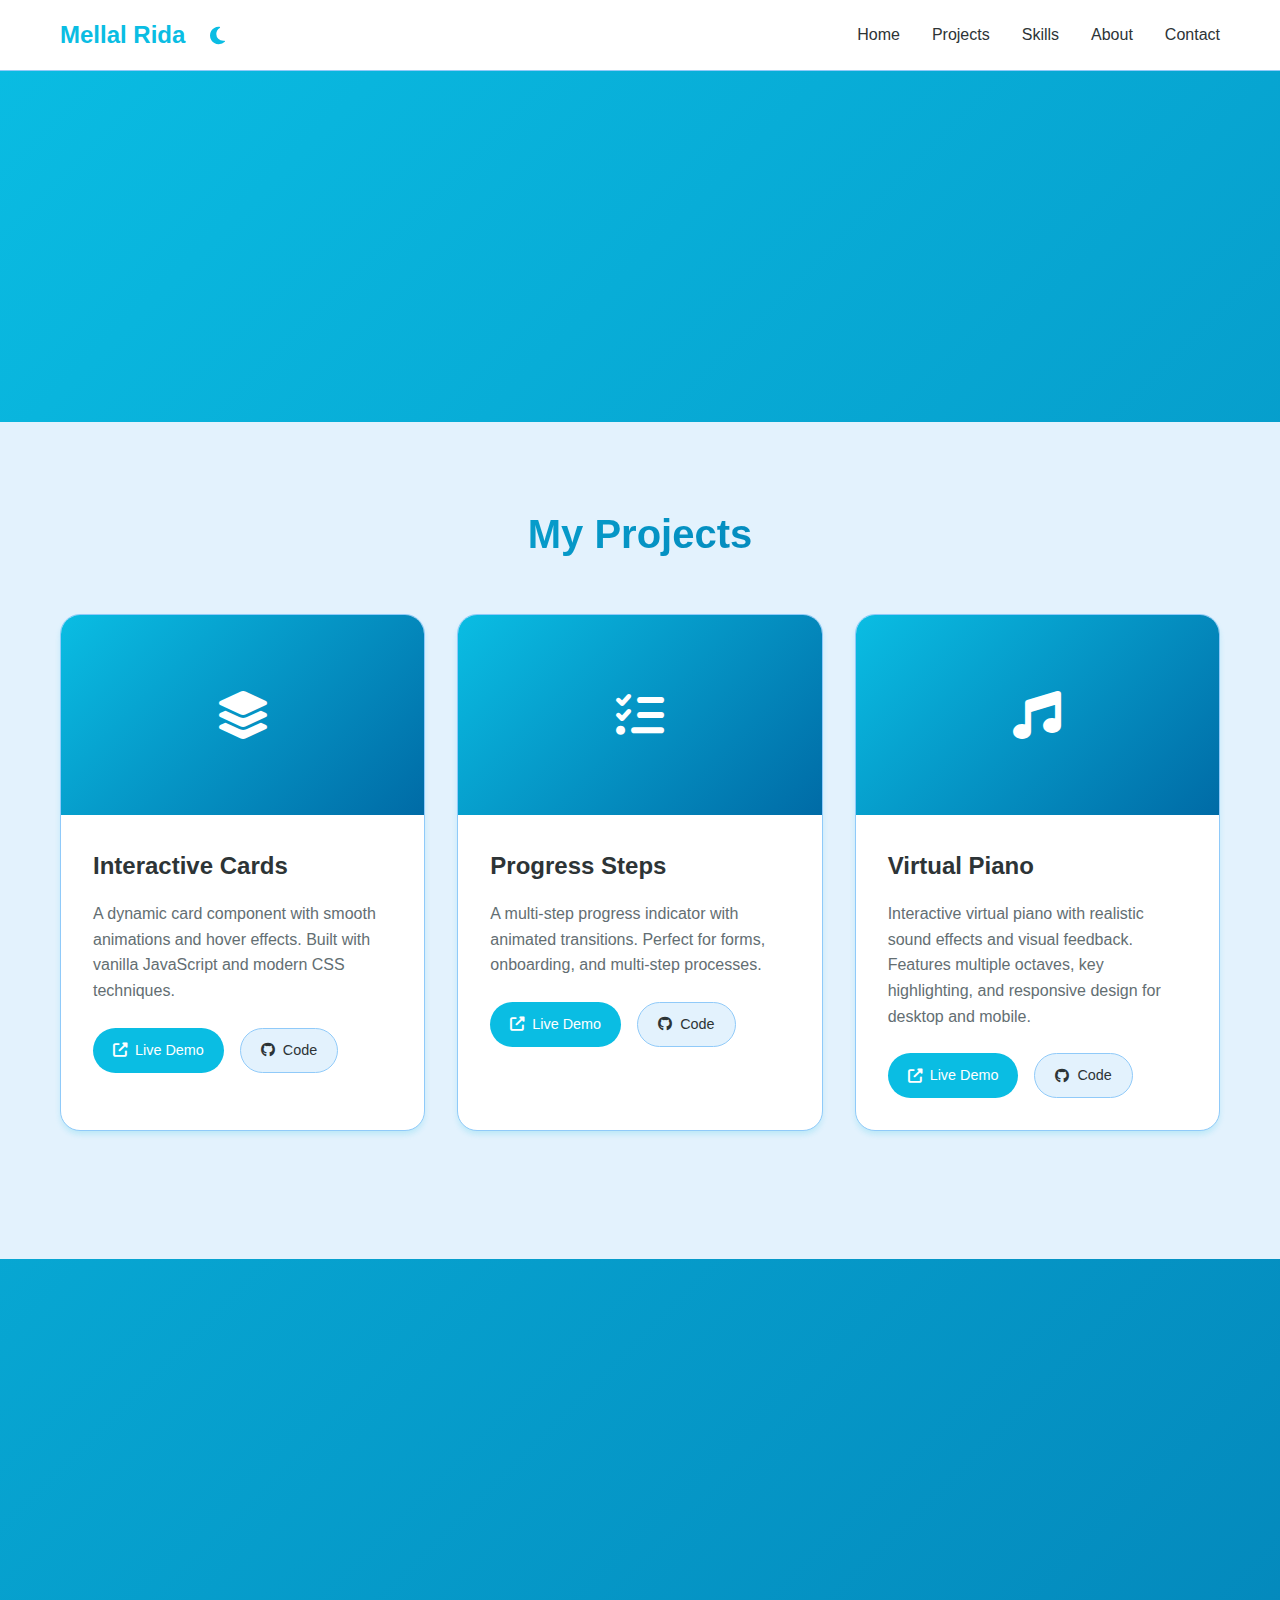
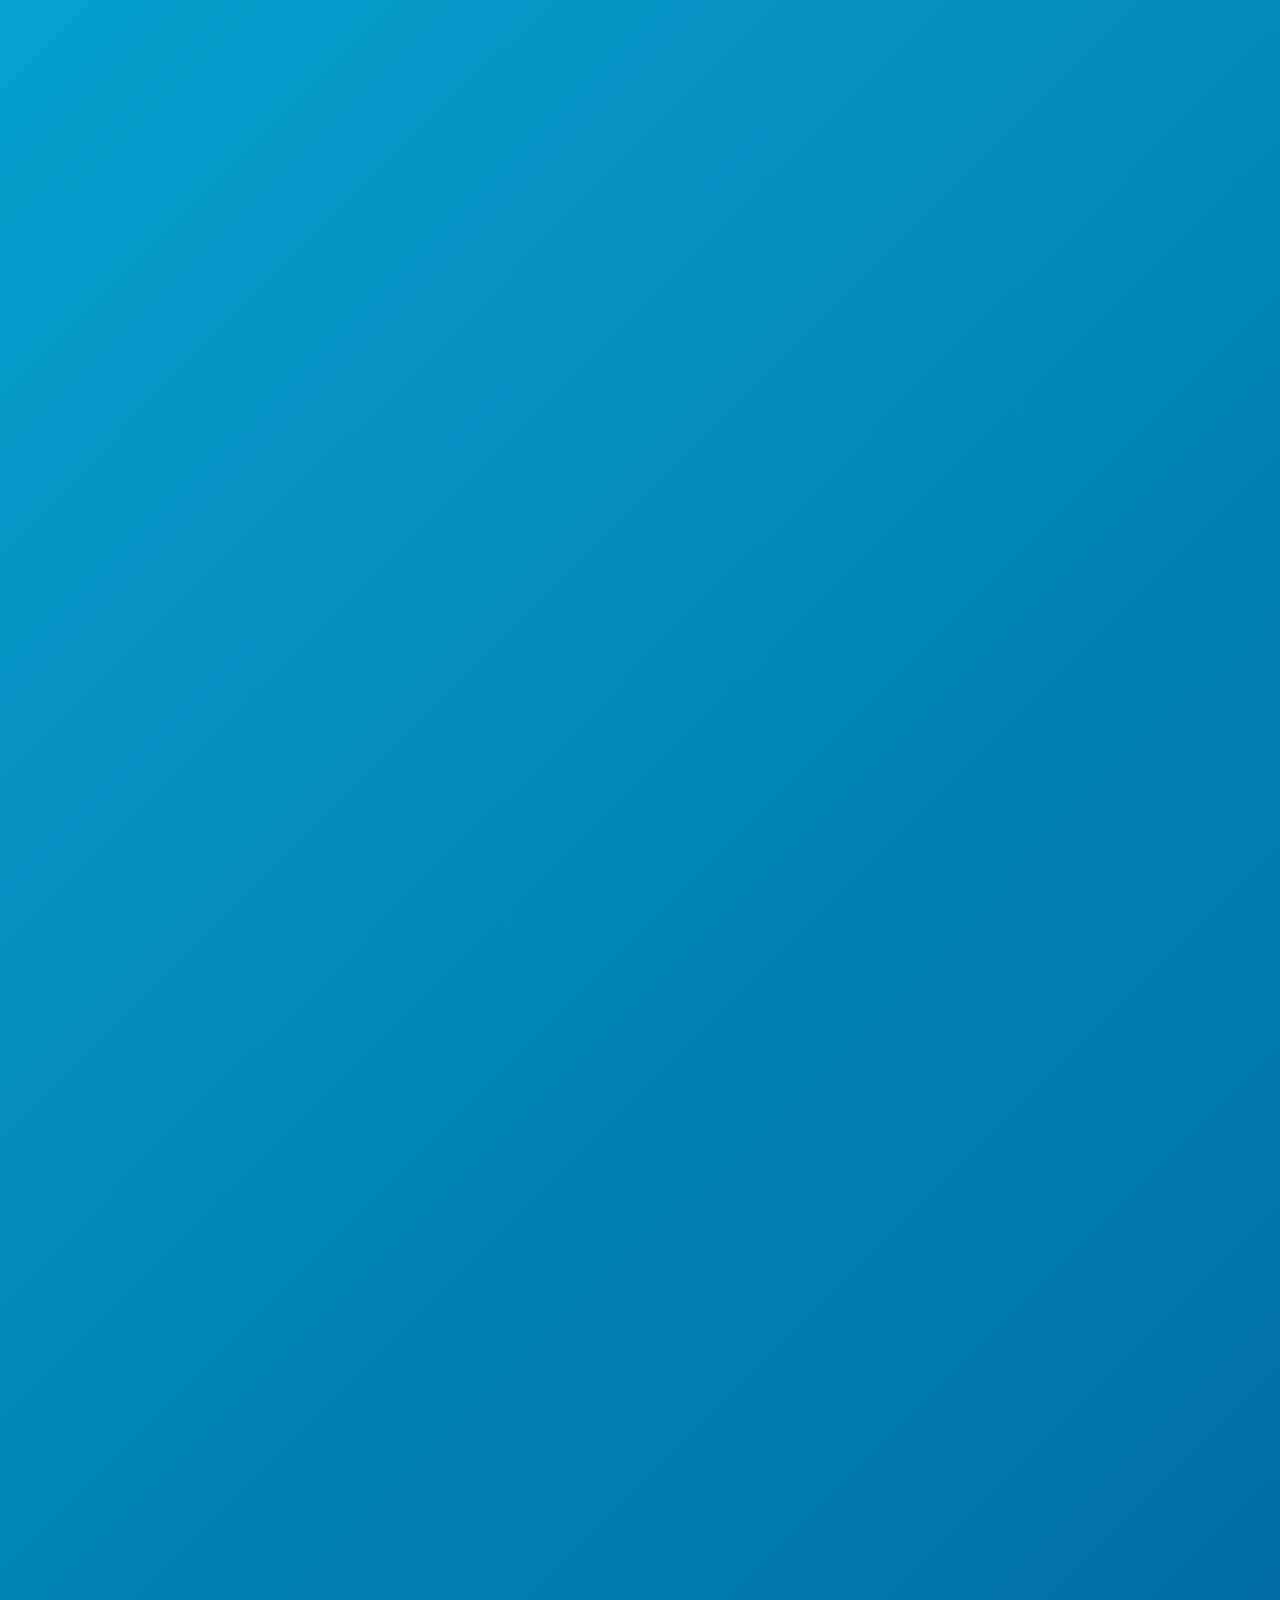
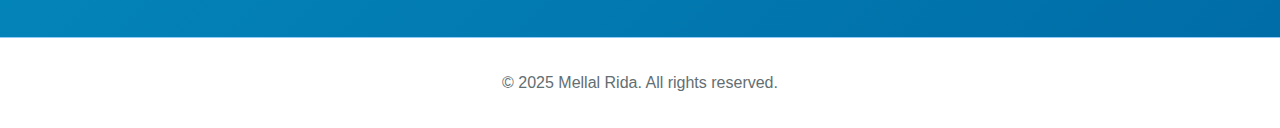
<file: index.html>
<!DOCTYPE html>
<html lang="en">
<head>
    <meta charset="UTF-8">
    <meta name="viewport" content="width=device-width, initial-scale=1.0">
    <title>Mellal Rida | Developer Portfolio</title>
    <link href="https://cdnjs.cloudflare.com/ajax/libs/font-awesome/6.5.0/css/all.min.css" rel="stylesheet">
    <link rel="stylesheet" href="Colors.css">
    <link rel="stylesheet" href="style.css">
    <link rel="stylesheet" href="Navigation.css">
    <link rel="stylesheet" href="Hero.css">
    <link rel="stylesheet" href="Cards.css">
    <link rel="stylesheet" href="skills.css">
    <link rel="stylesheet" href="About.css">
    <link rel="stylesheet" href="Concatc.css">


</head>
<body>
    
    <!-- Theme Toggle -->
    <button class="theme-toggle" onclick="toggleTheme()">
        <i class="fas fa-moon"></i>
    </button>

    <!-- Navigation -->
    <nav>
        <div class="nav-content">
            <div class="logo">Mellal Rida</div>
            <ul class="nav-links">
                <li><a href="#home">Home</a></li>
                <li><a href="#projects">Projects</a></li>
                <li><a href="#skills">Skills</a></li>
                <li><a href="#about">About</a></li>
                <li><a href="#contact">Contact</a></li>
            </ul>
        </div>
    </nav>
    <!-- Hero Section -->
    <section id="home" class="hero">
        <div class="container">
            <h1>Frontend Developer & Designer</h1>
            <p>Creating modern, responsive web experiences with clean code and beautiful design</p>
            <div class="cta-buttons">
                <a href="#projects" class="btn btn-primary">
                    <i class="fas fa-code"></i> View My Work
                </a>
                <a href="#contact" class="btn btn-secondary">
                    <i class="fas fa-envelope"></i> Get In Touch
                </a>
            </div>
        </div>
    </section>

    <!-- Projects Section -->
    <section id="projects" class="section">
        <div class="container">
            <h2 class="section-title">My Projects</h2>
            <div class="projects-grid">
                <div class="project-card">
                    <div class="project-image">
                        <i class="fas fa-layer-group"></i>
                    </div>
                    <div class="project-content">
                        <h3 class="project-title">Interactive Cards</h3>
                        <p class="project-description">
                            A dynamic card component with smooth animations and hover effects. 
                            Built with vanilla JavaScript and modern CSS techniques.
                        </p>
                        <div class="project-links">
                            <a href="https://mlriida09.github.io/-ResponsiveAnimatedCards/" class="project-link link-demo" target="_blank">
                                <i class="fas fa-external-link-alt"></i> Live Demo
                            </a>
                            <a href="https://github.com/MLRiida09/-ResponsiveAnimatedCards?tab=readme-ov-file" class="project-link link-code">
                                <i class="fab fa-github"></i> Code
                            </a>
                        </div>
                    </div>
                </div>

                <div class="project-card">
                    <div class="project-image">
                        <i class="fas fa-tasks"></i>
                    </div>
                    <div class="project-content">
                        <h3 class="project-title">Progress Steps</h3>
                        <p class="project-description">
                            A multi-step progress indicator with animated transitions. 
                            Perfect for forms, onboarding, and multi-step processes.
                        </p>
                        <div class="project-links">
                            <a href="https://mlriida09.github.io/progress-steps/" class="project-link link-demo" target="_blank">
                                <i class="fas fa-external-link-alt"></i> Live Demo
                            </a>
                            <a href="https://github.com/MLRiida09/progress-steps?tab=readme-ov-file" class="project-link link-code">
                                <i class="fab fa-github"></i> Code
                            </a>
                        </div>
                    </div>
                </div>
                <div class="project-card">
    <div class="project-image">
        <i class="fas fa-music"></i>
    </div>
    <div class="project-content">
        <h3 class="project-title">Virtual Piano</h3>
        <p class="project-description">
            Interactive virtual piano with realistic sound effects and visual feedback. 
            Features multiple octaves, key highlighting, and responsive design for desktop and mobile.
        </p>
        <div class="project-links">
            <a href="https://mlriida09.github.io/-GlowPiano/" class="project-link link-demo" target="_blank">
                <i class="fas fa-external-link-alt"></i> Live Demo
            </a>
            <a href="https://github.com/MLRiida09/-GlowPiano?tab=readme-ov-file" class="project-link link-code">
                <i class="fab fa-github"></i> Code
            </a>
        </div>
    </div>
</div>
            </div>
        </div>
    </section>

    <!-- Skills Section -->
    <section id="skills" class="section skills-section">
        <div class="container">
            <h2 class="section-title">Skills & Technologies</h2>
            <div class="skills-grid">
                <div class="skill-category">
                    <div class="skill-icon">
                        <i class="fas fa-code"></i>
                    </div>
                    <h3 class="skill-title">Frontend Development</h3>
                    <ul class="skill-list">
                        <li>HTML5 & CSS3</li>
                        <li>JavaScript (ES6+)</li>
                        <li>Responsive Design</li>
                        <li>CSS Animations</li>
                    </ul>
                </div>

                <div class="skill-category">
                    <div class="skill-icon">
                        <i class="fas fa-microchip"></i>
                    </div>
                    <h3 class="skill-title">Hardware & Systems</h3>
                    <ul class="skill-list">
                        <li>AVR Programming</li>
                        <li>PCB Design</li>
                        <li>MATLAB</li>
                        <li>Circuit Analysis</li>
                    </ul>
                </div>

                <div class="skill-category">
                    <div class="skill-icon">
                        <i class="fas fa-chart-line"></i>
                    </div>
                    <h3 class="skill-title">Data & Analytics</h3>
                    <ul class="skill-list">
                        <li>Data Analysis</li>
                        <li>Excel Automation</li>
                        <li>Report Generation</li>
                        <li>Content Creation</li>
                    </ul>
                </div>

                <div class="skill-category">
                    <div class="skill-icon">
                        <i class="fas fa-users"></i>
                    </div>
                    <h3 class="skill-title">Leadership & Teaching</h3>
                    <ul class="skill-list">
                        <li>Team Leadership</li>
                        <li>Programming Tutoring</li>
                        <li>Client Management</li>
                        <li>Project Management</li>
                    </ul>
                </div>
            </div>
        </div>
    </section>

    <!-- About Section -->
    <section id="about" class="section">
        <div class="container">
            <h2 class="section-title">About Me</h2>
            <div class="about-content">
                <div class="about-image">
                    <div class="profile-img">
                        <i class="fas fa-user"></i>
                    </div>
                </div>
                <div class="about-text">
                    <h3>Passionate Developer & Problem Solver</h3>
                    <p>
                        I'm a frontend developer and designer with a passion for creating 
                        beautiful, functional web experiences. With expertise in both 
                        hardware and software development, I bring a unique perspective 
                        to every project.
                    </p>
                    <p>
                        From programming AVR microcontrollers to building responsive web 
                        applications, I love tackling challenging problems and learning 
                        new technologies. I've led teams, taught programming to peers, 
                        and worked with numerous clients to bring their ideas to life.
                    </p>
                    <div class="social-links">
                        <a href="https://github.com/MLRiida09" class="social-link" target="_blank">
                            <i class="fab fa-github"></i>
                        </a>
                        <a href="https://www.linkedin.com/in/mellal-rida-203989371" class="social-link" target="_blank">
                            <i class="fab fa-linkedin"></i>
                        </a>
                        <a href="https://www.facebook.com/riida.riida.468490" class="social-link" target="_blank">
                            <i class="fab fa-facebook"></i>
                        </a>
                    </div>
                </div>
            </div>
        </div>
    </section>

    <!-- Contact Section -->
    <section id="contact" class="contact-section">
        <div class="container">
            <div class="contact-content">
                <h2 class="section-title">Let's Work Together</h2>
                <p>Ready to start your next project? Let's discuss how I can help bring your ideas to life.</p>
                
                <form class="contact-form" id="contactForm">
                    <div class="form-group">
                        <input type="text" name="name" placeholder="Your Name" required>
                        <input type="email" name="email" placeholder="Your Email" required>
                    </div>
                    <textarea name="message" placeholder="Your Message" required></textarea>
                    <button type="submit" class="submit-btn">
                        <i class="fas fa-paper-plane"></i> Send Message
                    </button>
                </form>
            </div>
        </div>
    </section>

    <!-- Footer -->
    <footer>
        <div class="container">
            <p>&copy; 2025 Mellal Rida. All rights reserved.</p>
        </div>
    </footer>
    <script src="script.js"></script>
</body>
</html>
</file>
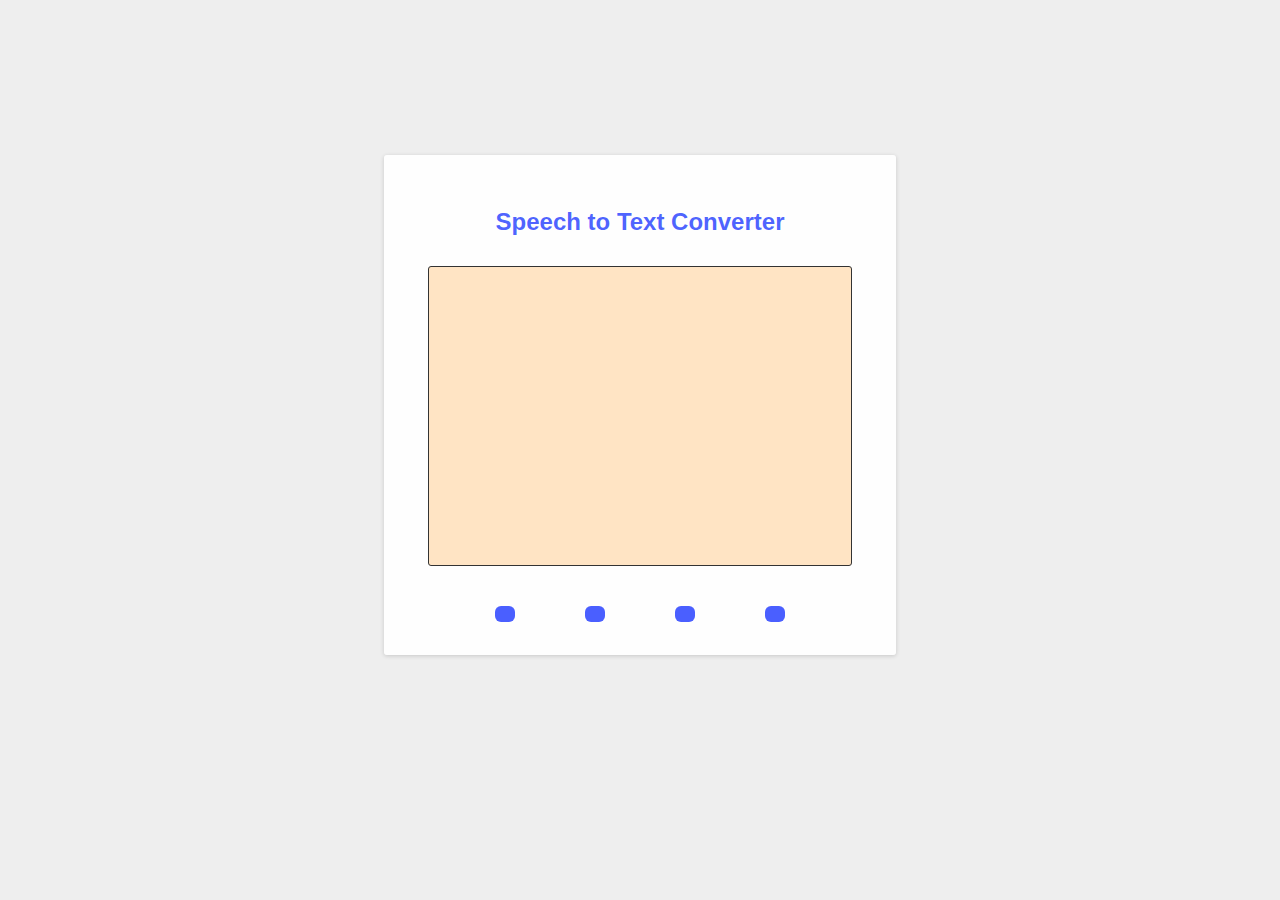
<file: speech-textproject.html>
<!DOCTYPE html>
<html lang="en">
<head>
    <meta charset="UTF-8">
    <meta name="viewport" content="width=device-width, initial-scale=1.0">
    <title>Speech to Text</title>
    <link rel="stylesheet" href="docs/css/speech.css">
    <link rel="stylesheet" href="https://cdnjs.cloudflare.com/ajax/libs/font-awesome/6.5.1/css/all.min.css" integrity="sha512-DTOQO9RWCH3ppGqcWaEA1BIZOC6xxalwEsw9c2QQeAIftl+Vegovlnee1c9QX4TctnWMn13TZye+giMm8e2LwA==" crossorigin="anonymous" referrerpolicy="no-referrer" />
</head>
<body>
    
    <div class="container">
        <h2>Speech to Text Converter</h2>
        <div id="result"></div>
        <div class="button-container">
            <button onclick="startConverting()">
                <i class="fa fa-microphone"></i>
            </button>
            <button onclick="stopConverting()">
                <i class="fa fa-stop"></i>
            </button>
            <button onclick="copyText()" >
                <i class="fa fa-copy"></i>
            </button>
            <button  onclick="deleteText()" >
                <i class="fa fa-trash"></i>
            </button>
        </div>
    </div>
    <script src="docs/js/jsspeech.js"></script>
    <script src="docs/js/copydelete.js"></script>
</body>
</html>
</file>
<file: Colors.css>
:root {
    --primary-color: #0abde3;      
    --secondary-color: #006ba6;    
    --accent-color: #48cae4;      
    --text-primary: #2d3436;       
    --text-secondary: #636e72;     
    --bg-primary: #ffffff;         
    --bg-secondary: #e3f2fd;       
    --border-color: #90caf9;       
    --shadow: 0 4px 6px -1px rgba(10, 189, 227, 0.2);
}


[data-theme="dark"] {
    --primary-color: #48cae4;
    --secondary-color: #0abde3;
    --accent-color: #90e0ef;
    --text-primary: #f8f9fa;
    --text-secondary: #adb5bd;
    --bg-primary: #0f3460;
    --bg-secondary: #1a5490;
    --border-color: #2980b9;
    --shadow: 0 4px 6px -1px rgba(72, 202, 228, 0.3);
}
</file>
<file: style.css>
* {
    margin: 0;
    padding: 0;
    box-sizing: border-box;
}

body {
    font-family: 'SF Pro Display', -apple-system, BlinkMacSystemFont, 'Segoe UI', Roboto, sans-serif;
    line-height: 1.6;
    color: var(--text-primary);
    background: linear-gradient(135deg, var(--primary-color) 0%, var(--secondary-color) 100%);
    min-height: 100vh;
    transition: all 0.3s ease;
}

.container {
    max-width: 1200px;
    margin: 0 auto;
    padding: 0 20px;
}

/* Footer */
footer {
    background: var(--bg-primary);
    color: var(--text-secondary);
    text-align: center;
    padding: 2rem 0;
    border-top: 1px solid var(--border-color);
}

/* Animations */
@keyframes fadeInUp {
    from {
        opacity: 0;
        transform: translateY(30px);
    }
    to {
        opacity: 1;
        transform: translateY(0);
    }
}

/* Responsive Design */
@media (max-width: 768px) {
    .nav-links {
        display: none;
    }

    .hero h1 {
        font-size: 2.5rem;
    }

    .cta-buttons {
        flex-direction: column;
        align-items: center;
    }

    .about-content {
        grid-template-columns: 1fr;
        text-align: center;
    }

    .projects-grid {
        grid-template-columns: 1fr;
    }

    .skills-grid {
        grid-template-columns: 1fr;
    }
}

/* Theme Toggle */
.theme-toggle {
    position: fixed;
    top: 15px;
    left: 200px;
    Font-size: 20px;
    color: var(--primary-color);
    background: transparent !important;
    backdrop-filter: blur(10px);
    border: none !important;
    outline: none !important;
    padding: 10px;
    cursor: pointer;
    z-index: 1001;
    transition: all 0.3s ease;
    box-shadow: none; /* إزالة الظل أيضاً إذا كنت لا تريده */
}


.theme-toggle:hover {
    transform: scale(1.1); /* تكبير عند hover */
    color: var(--secondary-color);
    background: rgba(255, 255, 255, 0.1) !important;
}



/* Dark Mode */
[data-theme="dark"] body {
    background: linear-gradient(135deg, var(--bg-primary) 0%, var(--bg-secondary) 100%);
}

[data-theme="dark"] .section {
    background: var(--bg-primary);
    color: var(--text-primary);
}

[data-theme="dark"] .section-title {
    color: var(--text-primary);
}

[data-theme="dark"] .project-card {
    background: var(--bg-secondary);
    color: var(--text-primary);
    border: 1px solid var(--border-color);
}

[data-theme="dark"] .skill-category {
    background: var(--bg-secondary);
    color: var(--text-primary);
    border: 1px solid var(--border-color);
}

[data-theme="dark"] nav {
    background: rgba(15, 52, 96, 0.95);
}

[data-theme="dark"] .nav-links a {
    color: var(--text-primary);
}

[data-theme="dark"] .logo {
    color: var(--primary-color);
}

[data-theme="dark"] footer {
    background: var(--bg-secondary);
    color: var(--text-secondary);
    border-top: 1px solid var(--border-color);
}
</file>
<file: Navigation.css>
/* Navigation */
nav {
    position: fixed;
    top: 0;
    width: 100%;
    background: var(--bg-primary);
    backdrop-filter: blur(20px);
    z-index: 1000;
    padding: 1rem 0;
    border-bottom: 1px solid var(--border-color);
}

.nav-content {
    display: flex;
    justify-content: space-between;
    align-items: center;
    max-width: 1200px;
    margin: 0 auto;
    padding: 0 20px;
}

.logo {
    font-size: 1.5rem;
    font-weight: 700;
    color: var(--primary-color);
}

.nav-links {
    display: flex;
    list-style: none;
    gap: 2rem;
}

.nav-links a {
    text-decoration: none;
    color: var(--text-primary);
    font-weight: 500;
    transition: color 0.3s ease;
}

.nav-links a:hover {
    color: var(--primary-color);
}
</file>
<file: Hero.css>
/* Hero Section */
.hero {
    padding: 120px 0 80px;
    text-align: center;
    color: white;
}

.hero h1 {
    font-size: 3.5rem;
    font-weight: 700;
    margin-bottom: 1rem;
    opacity: 0;
    animation: fadeInUp 1s ease forwards;
    background: linear-gradient(135deg, white, var(--accent-color));
    -webkit-background-clip: text;
    -webkit-text-fill-color: transparent;
    background-clip: text;
}

.hero p {
    font-size: 1.2rem;
    opacity: 0.9;
    margin-bottom: 2rem;
    opacity: 0;
    animation: fadeInUp 1s ease 0.2s forwards;
    color: rgba(255, 255, 255, 0.9);
}

.cta-buttons {
    display: flex;
    gap: 1rem;
    justify-content: center;
    flex-wrap: wrap;
    opacity: 0;
    animation: fadeInUp 1s ease 0.4s forwards;
}

.btn {
    padding: 12px 30px;
    border: none;
    border-radius: 50px;
    font-weight: 600;
    text-decoration: none;
    transition: all 0.3s ease;
    display: inline-flex;
    align-items: center;
    gap: 0.5rem;
}

.btn-primary {
    background: white;
    color: var(--primary-color);
}

.btn-primary:hover {
    background: var(--accent-color);
    color: white;
}

.btn-secondary {
    background: transparent;
    color: white;
    border: 2px solid white;
}

.btn-secondary:hover {
    background: white;
    color: var(--primary-color);
}

.btn:hover {
    transform: translateY(-2px);
    box-shadow: 0 10px 25px rgba(10, 189, 227, 0.3);
}
</file>
<file: Cards.css>
/* Cards Section */
.section {
    padding: 80px 0;
    background: var(--bg-primary);
}

.section:nth-child(even) {
    background: var(--bg-secondary);
}

.section-title {
    text-align: center;
    font-size: 2.5rem;
    font-weight: 700;
    margin-bottom: 3rem;
    color: var(--text-primary);
    background: linear-gradient(135deg, var(--primary-color), var(--secondary-color));
    -webkit-background-clip: text;
    -webkit-text-fill-color: transparent;
    background-clip: text;
}

.projects-grid {
    display: grid;
    grid-template-columns: repeat(auto-fit, minmax(350px, 1fr));
    gap: 2rem;
    margin-bottom: 3rem;
}

.project-card {
    background: var(--bg-primary);
    border-radius: 20px;
    overflow: hidden;
    box-shadow: var(--shadow);
    transition: all 0.3s ease;
    border: 1px solid var(--border-color);
}



.project-image {
    height: 200px;
    background: linear-gradient(135deg, var(--primary-color) 0%, var(--secondary-color) 100%);
    display: flex;
    align-items: center;
    justify-content: center;
    color: white;
    font-size: 3rem;
    position: relative;
    overflow: hidden;
}

.project-image::before {
    content: '';
    position: absolute;
    top: 0;
    left: 0;
    right: 0;
    bottom: 0;
    background: linear-gradient(45deg, rgba(255, 255, 255, 0.1) 0%, transparent 50%);
    opacity: 0;
    transition: opacity 0.3s ease;
}

.project-card:hover .project-image::before {
    opacity: 1;
}

.project-content {
    padding: 2rem;
}

.project-title {
    font-size: 1.5rem;
    font-weight: 600;
    margin-bottom: 1rem;
    color: var(--text-primary);
}

.project-description {
    color: var(--text-secondary);
    margin-bottom: 1.5rem;
    line-height: 1.6;
}

.project-links {
    display: flex;
    gap: 1rem;
    flex-wrap: wrap;
}

.project-link {
    padding: 10px 20px;
    border-radius: 25px;
    text-decoration: none;
    font-weight: 500;
    transition: all 0.3s ease;
    display: inline-flex;
    align-items: center;
    gap: 0.5rem;
    font-size: 0.9rem;
}

.link-demo {
    background: var(--primary-color);
    color: white;
}

.link-demo:hover {
    background: var(--secondary-color);
    transform: translateY(-2px);
    box-shadow: 0 8px 20px rgba(10, 189, 227, 0.3);
}

.link-code {
    background: var(--bg-secondary);
    color: var(--text-primary);
    border: 1px solid var(--border-color);
}

.link-code:hover {
    background: var(--border-color);
    transform: translateY(-2px);
    box-shadow: 0 5px 15px rgba(144, 202, 249, 0.2);
}

/* إضافة تأثير للأيقونات */
.project-link i {
    transition: transform 0.3s ease;
}

.project-link:hover i {
    transform: scale(1.1);
}
</file>
<file: skills.css>
/* Skills Section */
.skills-section {
    background: var(--bg-secondary);
}

.skills-grid {
    display: grid;
    grid-template-columns: repeat(auto-fit, minmax(250px, 1fr));
    gap: 2rem;
}

.skill-category {
    background: var(--bg-primary);
    padding: 2rem;
    border-radius: 15px;
    text-align: center;
    box-shadow: var(--shadow);
    border: 1px solid var(--border-color);
    transition: all 0.3s ease;
}

.skill-category:hover {
    transform: translateY(-5px);
    box-shadow: 0 15px 35px rgba(10, 189, 227, 0.15);
}

.skill-icon {
    font-size: 3rem;
    color: var(--primary-color);
    margin-bottom: 1rem;
    transition: color 0.3s ease;
}

.skill-category:hover .skill-icon {
    color: var(--secondary-color);
}

.skill-title {
    font-size: 1.2rem;
    font-weight: 600;
    margin-bottom: 1rem;
    color: var(--text-primary);
}

.skill-list {
    list-style: none;
    padding: 0;
}

.skill-list li {
    padding: 0.5rem 0;
    color: var(--text-secondary);
    transition: color 0.3s ease;
}

.skill-list li:hover {
    color: var(--primary-color);
}
</file>
<file: About.css>
/* About Section */
.about-content {
    display: grid;
    grid-template-columns: 1fr 2fr;
    gap: 4rem;
    align-items: center;
}

.about-image {
    text-align: center;
}

.profile-img {
    width: 250px;
    height: 250px;
    border-radius: 50%;
    background: linear-gradient(135deg, var(--primary-color) 0%, var(--secondary-color) 100%);
    display: flex;
    align-items: center;
    justify-content: center;
    color: white;
    font-size: 4rem;
    margin: 0 auto;
    box-shadow: var(--shadow);
}

.about-text h3 {
    font-size: 2rem;
    margin-bottom: 1rem;
    color: var(--text-primary);
}

.about-text p {
    color: var(--text-secondary);
    margin-bottom: 1.5rem;
    font-size: 1.1rem;
}

.social-links {
    display: flex;
    gap: 1rem;
    margin-top: 2rem;
}

.social-link {
    width: 50px;
    height: 50px;
    border-radius: 50%;
    background: var(--primary-color);
    color: white;
    display: flex;
    align-items: center;
    justify-content: center;
    text-decoration: none;
    transition: all 0.3s ease;
    box-shadow: var(--shadow);
}

.social-link:hover {
    transform: translateY(-3px);
    background: var(--secondary-color);
    box-shadow: 0 10px 25px rgba(10, 189, 227, 0.4);
}
</file>
<file: Concatc.css>
/* Contact Section */
.contact-section {
    background: var(--bg-secondary);
    padding: 5rem 0;
}

.contact-content {
    text-align: center;
    max-width: 700px;
    margin: 0 auto;
    padding: 0 2rem;
}

.contact-content h2 {
    color: var(--text-primary);
    margin-bottom: 1rem;
    font-size: 2.5rem;
    font-weight: 700;
}

.contact-content p {
    color: var(--text-secondary);
    margin-bottom: 2rem;
    font-size: 1.1rem;
    line-height: 1.6;
}

/* Contact Form */
.contact-form {
    display: flex;
    flex-direction: column;
    gap: 1.5rem;
    margin-top: 2rem;
}

.form-group {
    display: grid;
    grid-template-columns: 1fr 1fr;
    gap: 1rem;
}

/* Input and Textarea Styling */
input[type="text"],
input[type="email"],
input[name="name"],
input[name="email"],
input[id="name"],
input[id="email"],
textarea[name="message"],
textarea[id="message"],
.contact-form input,
.contact-form textarea {
    width: 100% !important;
    padding: 1.2rem !important;
    border: 2px solid var(--border-color) !important;
    border-radius: 12px !important;
    font-size: 1rem !important;
    background: var(--bg-primary) !important;
    color: var(--text-primary) !important;
    transition: all 0.3s ease !important;
    font-family: inherit !important;
    box-shadow: var(--shadow) !important;
    outline: none !important;
    box-sizing: border-box !important;
}

/* Placeholder Styling */
input::placeholder,
textarea::placeholder,
.contact-form input::placeholder,
.contact-form textarea::placeholder {
    color: var(--text-secondary) !important;
    opacity: 0.8 !important;
}

/* Focus States */
input:focus,
textarea:focus,
.contact-form input:focus,
.contact-form textarea:focus {
    border-color: var(--primary-color) !important;
    box-shadow: 0 0 0 4px rgba(10, 189, 227, 0.15) !important;
    transform: translateY(-2px) !important;
}

/* Hover States */
input:hover,
textarea:hover,
.contact-form input:hover,
.contact-form textarea:hover {
    border-color: var(--accent-color) !important;
    transform: translateY(-1px) !important;
}

/* Textarea Specific */
textarea {
    min-height: 140px !important;
    resize: vertical !important;
    grid-column: 1 / -1 !important;
    font-family: inherit !important;
}

/* Submit Button */
.submit-btn,
button[type="submit"],
input[type="submit"],
.contact-form button {
    background: linear-gradient(135deg, var(--primary-color) 0%, var(--secondary-color) 100%) !important;
    color: white !important;
    padding: 1.2rem 2.5rem !important;
    border: none !important;
    border-radius: 12px !important;
    font-weight: 600 !important;
    font-size: 1.1rem !important;
    cursor: pointer !important;
    transition: all 0.3s ease !important;
    align-self: center !important;
    max-width: 220px !important;
    display: inline-flex !important;
    align-items: center !important;
    justify-content: center !important;
    gap: 0.5rem !important;
    box-shadow: var(--shadow) !important;
    text-decoration: none !important;
    margin: 1rem auto !important;
}

/* Submit Button Hover */
.submit-btn:hover,
button[type="submit"]:hover,
input[type="submit"]:hover,
.contact-form button:hover {
    background: var(--secondary-color) !important;
    transform: translateY(-3px) !important;
    box-shadow: 0 15px 30px rgba(10, 189, 227, 0.4) !important;
}

/* Submit Button Active */
.submit-btn:active,
button[type="submit"]:active,
input[type="submit"]:active,
.contact-form button:active {
    transform: translateY(-1px) !important;
    box-shadow: 0 8px 15px rgba(10, 189, 227, 0.3) !important;
}

/* Full Width Message Field */
.message-field,
textarea[name="message"],
textarea[id="message"] {
    grid-column: 1 / -1 !important;
}

/* Responsive Design */
@media (max-width: 768px) {
    .contact-section {
        padding: 3rem 0;
    }
    
    .contact-content {
        padding: 0 1rem;
    }
    
    .contact-content h2 {
        font-size: 2rem;
    }
    
    .form-group {
        grid-template-columns: 1fr !important;
    }
    
    input,
    textarea,
    .contact-form input,
    .contact-form textarea {
        padding: 1rem !important;
    }
    
    .submit-btn,
    button[type="submit"],
    input[type="submit"] {
        max-width: 100% !important;
        padding: 1rem 2rem !important;
    }
}
</file>
<file: docs/css/speech.css>
*{
    padding: 0;
    margin: 0;
    box-sizing: border-box;
}

body{
    display: flex;
    justify-content: center;
    align-items: center;
    min-height: 90vh;
    font-family: sans-serif;
    background-color: #eee; 
    
}

h2{
    font-family: 'Roboto', sans-serif;
    color: rgba(0, 30, 255, 0.708) ;
    text-align: center;
    margin-top: 30px;
    margin-bottom: 30px;
}

.container{
    display: flex;
    justify-content: center;
    align-items: center;
    flex-direction: column;
    box-shadow: 0px 1px 4px rgba(0, 0, 0, 0.16);
    width: 40%;
    height: 500px;
    background: rgba(255, 255, 255, 0.9);
    padding: 20px;
    margin: 20px auto;
    border-radius: 3px;
}



#result{
    font-family: "handwriting";
    background-color: bisque;
    font-size: 20px;
    line-height: 28px;
    border: 1px solid #333;
    padding: 0px;
    height: 300px;
    width: 90%;
    margin-bottom: 30px;
    background-size: auto;
    background-position: center;
    background-repeat: no-repeat;;
    border-radius: 3px;
}

.button-container{
    display: flex;
    justify-content: center;
    align-items: center;
    gap: 50px;
}

button{
    background-color:rgba(0, 30, 255, 0.708) ;
    color:white ; 
    border: 0 ; 
    border-radius:6px;
    cursor: pointer; ;
    font-family: inherit ; 
    padding: 8px 10px ;
    margin: 10px ;
    font-size: 14px ; 
    
}

button:active{
    transform: scale(0.95) ;
    background-color: rgb(255, 5, 5);
    box-shadow: 0px 0px 10px rgba(0, 30, 255, 0.708) ;
}
button:focus{
    outline: 0;
}




@keyframes pulse {
    
    from{
        transform: scale(1);
    }

    to{
        transform: scale(1.1);

    }

}
</file>
